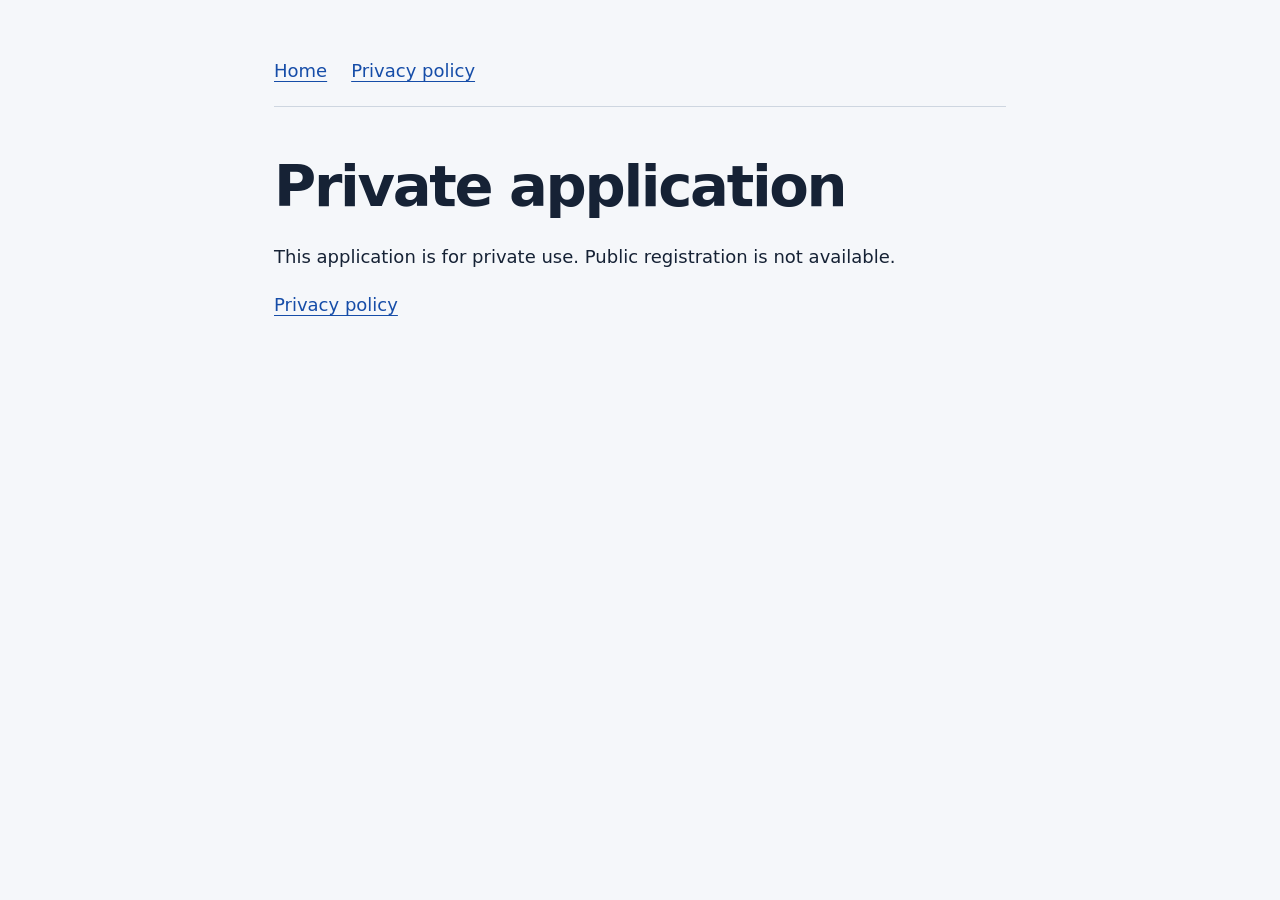
<file: index.html>
<!doctype html>
<html lang="en">
<head>
<meta charset="utf-8">
<meta name="viewport" content="width=device-width,initial-scale=1">
<meta name="robots" content="noindex,nofollow">
<title>Private application</title>
<link rel="icon" href="data:image/svg+xml,%3Csvg xmlns='http://www.w3.org/2000/svg' viewBox='0 0 32 32'%3E%3Crect width='32' height='32' rx='6' fill='%23162235'/%3E%3Ccircle cx='16' cy='16' r='6' fill='white'/%3E%3C/svg%3E">
<link rel="stylesheet" href="./style.css">
</head>
<body><main><nav aria-label="Main navigation"><a href="./">Home</a><a href="./privacy.html">Privacy policy</a></nav>
<h1>Private application</h1>
<p>This application is for private use. Public registration is not available.</p>
<p><a href="./privacy.html">Privacy policy</a></p>
</main></body></html>
</file>
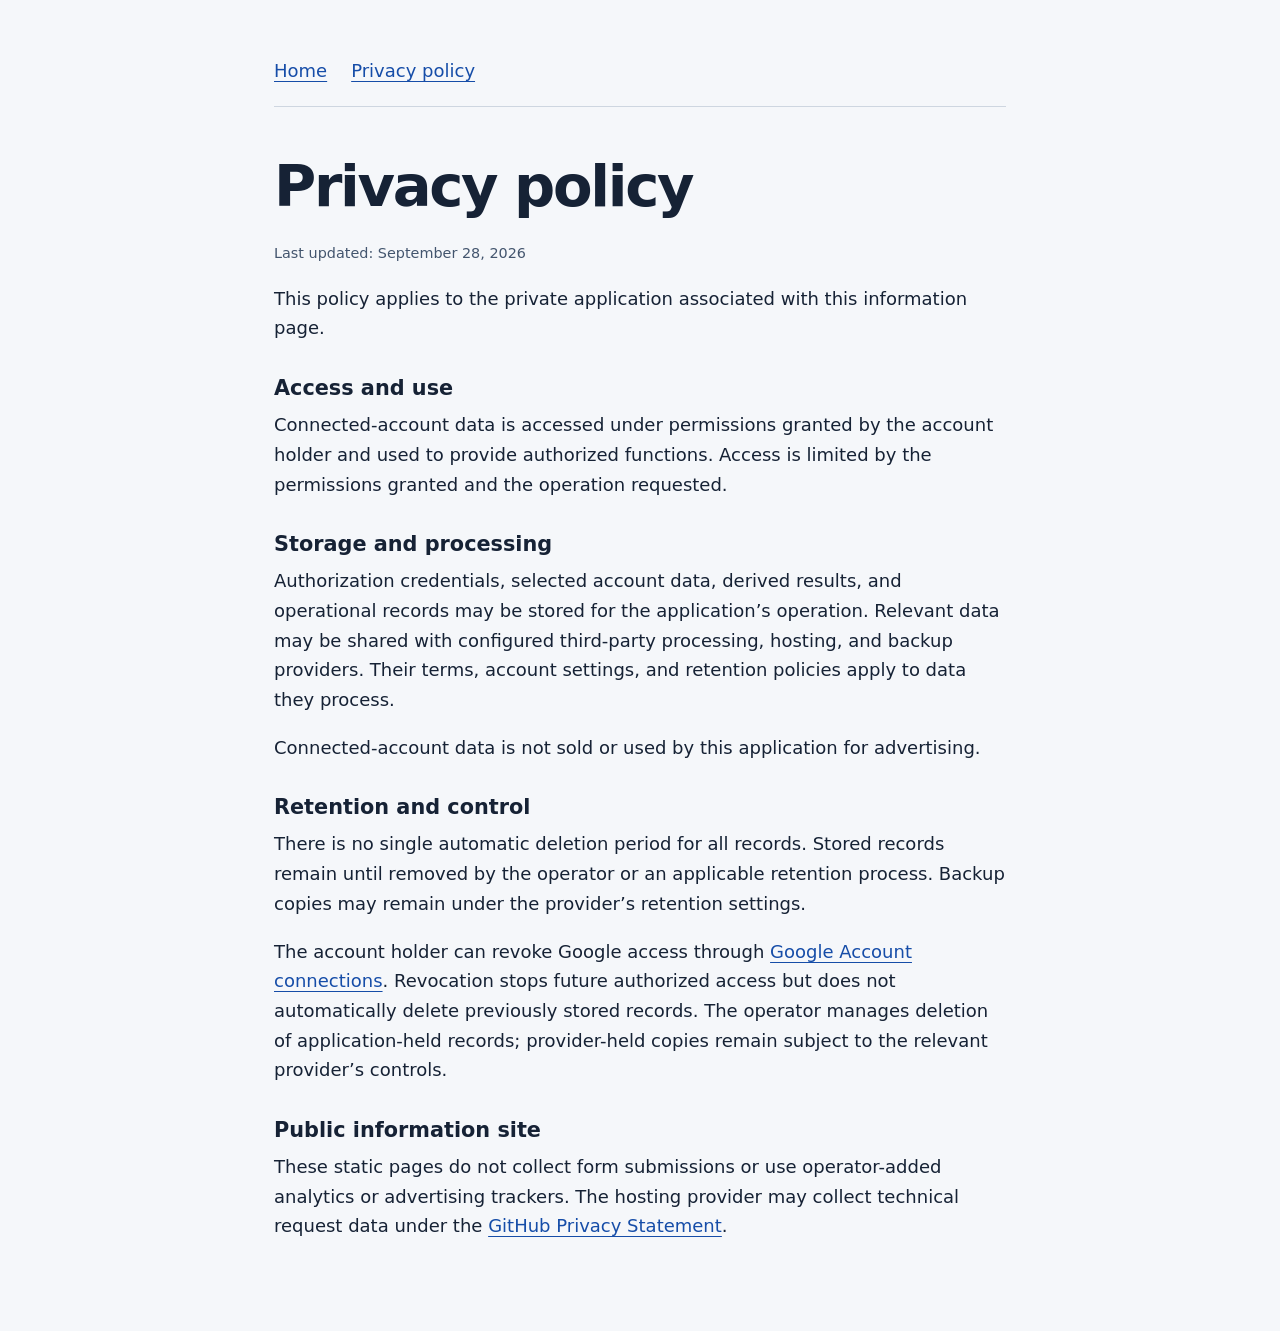
<file: privacy.html>
<!doctype html>
<html lang="en">
<head>
<meta charset="utf-8">
<meta name="viewport" content="width=device-width,initial-scale=1">
<meta name="robots" content="noindex,nofollow">
<title>Privacy policy</title>
<link rel="icon" href="data:image/svg+xml,%3Csvg xmlns='http://www.w3.org/2000/svg' viewBox='0 0 32 32'%3E%3Crect width='32' height='32' rx='6' fill='%23162235'/%3E%3Ccircle cx='16' cy='16' r='6' fill='white'/%3E%3C/svg%3E">
<link rel="stylesheet" href="./style.css">
</head>
<body><main><nav aria-label="Main navigation"><a href="./">Home</a><a href="./privacy.html">Privacy policy</a></nav>
<h1>Privacy policy</h1>
<p class="date">Last updated: September 28, 2026</p>
<p>This policy applies to the private application associated with this information page.</p>
<h2>Access and use</h2>
<p>Connected-account data is accessed under permissions granted by the account holder and used to provide authorized functions. Access is limited by the permissions granted and the operation requested.</p>
<h2>Storage and processing</h2>
<p>Authorization credentials, selected account data, derived results, and operational records may be stored for the application’s operation. Relevant data may be shared with configured third-party processing, hosting, and backup providers. Their terms, account settings, and retention policies apply to data they process.</p>
<p>Connected-account data is not sold or used by this application for advertising.</p>
<h2>Retention and control</h2>
<p>There is no single automatic deletion period for all records. Stored records remain until removed by the operator or an applicable retention process. Backup copies may remain under the provider’s retention settings.</p>
<p>The account holder can revoke Google access through <a href="https://myaccount.google.com/connections">Google Account connections</a>. Revocation stops future authorized access but does not automatically delete previously stored records. The operator manages deletion of application-held records; provider-held copies remain subject to the relevant provider’s controls.</p>
<h2>Public information site</h2>
<p>These static pages do not collect form submissions or use operator-added analytics or advertising trackers. The hosting provider may collect technical request data under the <a href="https://docs.github.com/en/site-policy/privacy-policies/github-general-privacy-statement">GitHub Privacy Statement</a>.</p>
</main></body></html>
</file>
<file: style.css>
*{box-sizing:border-box}html{color-scheme:light}body{margin:0;background:#f5f7fa;color:#162235;font:18px/1.65 system-ui,sans-serif}main{max-width:780px;margin:auto;padding:56px 24px 72px}nav{display:flex;gap:24px;flex-wrap:wrap;border-bottom:1px solid #ced6e0;padding-bottom:20px;margin-bottom:48px}a{color:#164da8;text-underline-offset:4px}a:focus-visible{outline:3px solid #164da8;outline-offset:5px}h1{font-size:clamp(2.3rem,7vw,3.6rem);letter-spacing:-.04em;line-height:1.1;margin:0 0 24px}h2{font-size:1.3rem;margin:32px 0 8px;line-height:1.3}p{margin:0 0 18px}.label{font-size:.9rem;font-weight:650;color:#43556e;letter-spacing:.08em;text-transform:uppercase}.date,footer{font-size:.9rem;color:#43556e}footer{margin-top:48px;padding-top:20px;border-top:1px solid #ced6e0}li{margin-bottom:8px}@media(max-width:480px){main{padding:32px 20px 48px}nav{margin-bottom:32px}}
</file>
